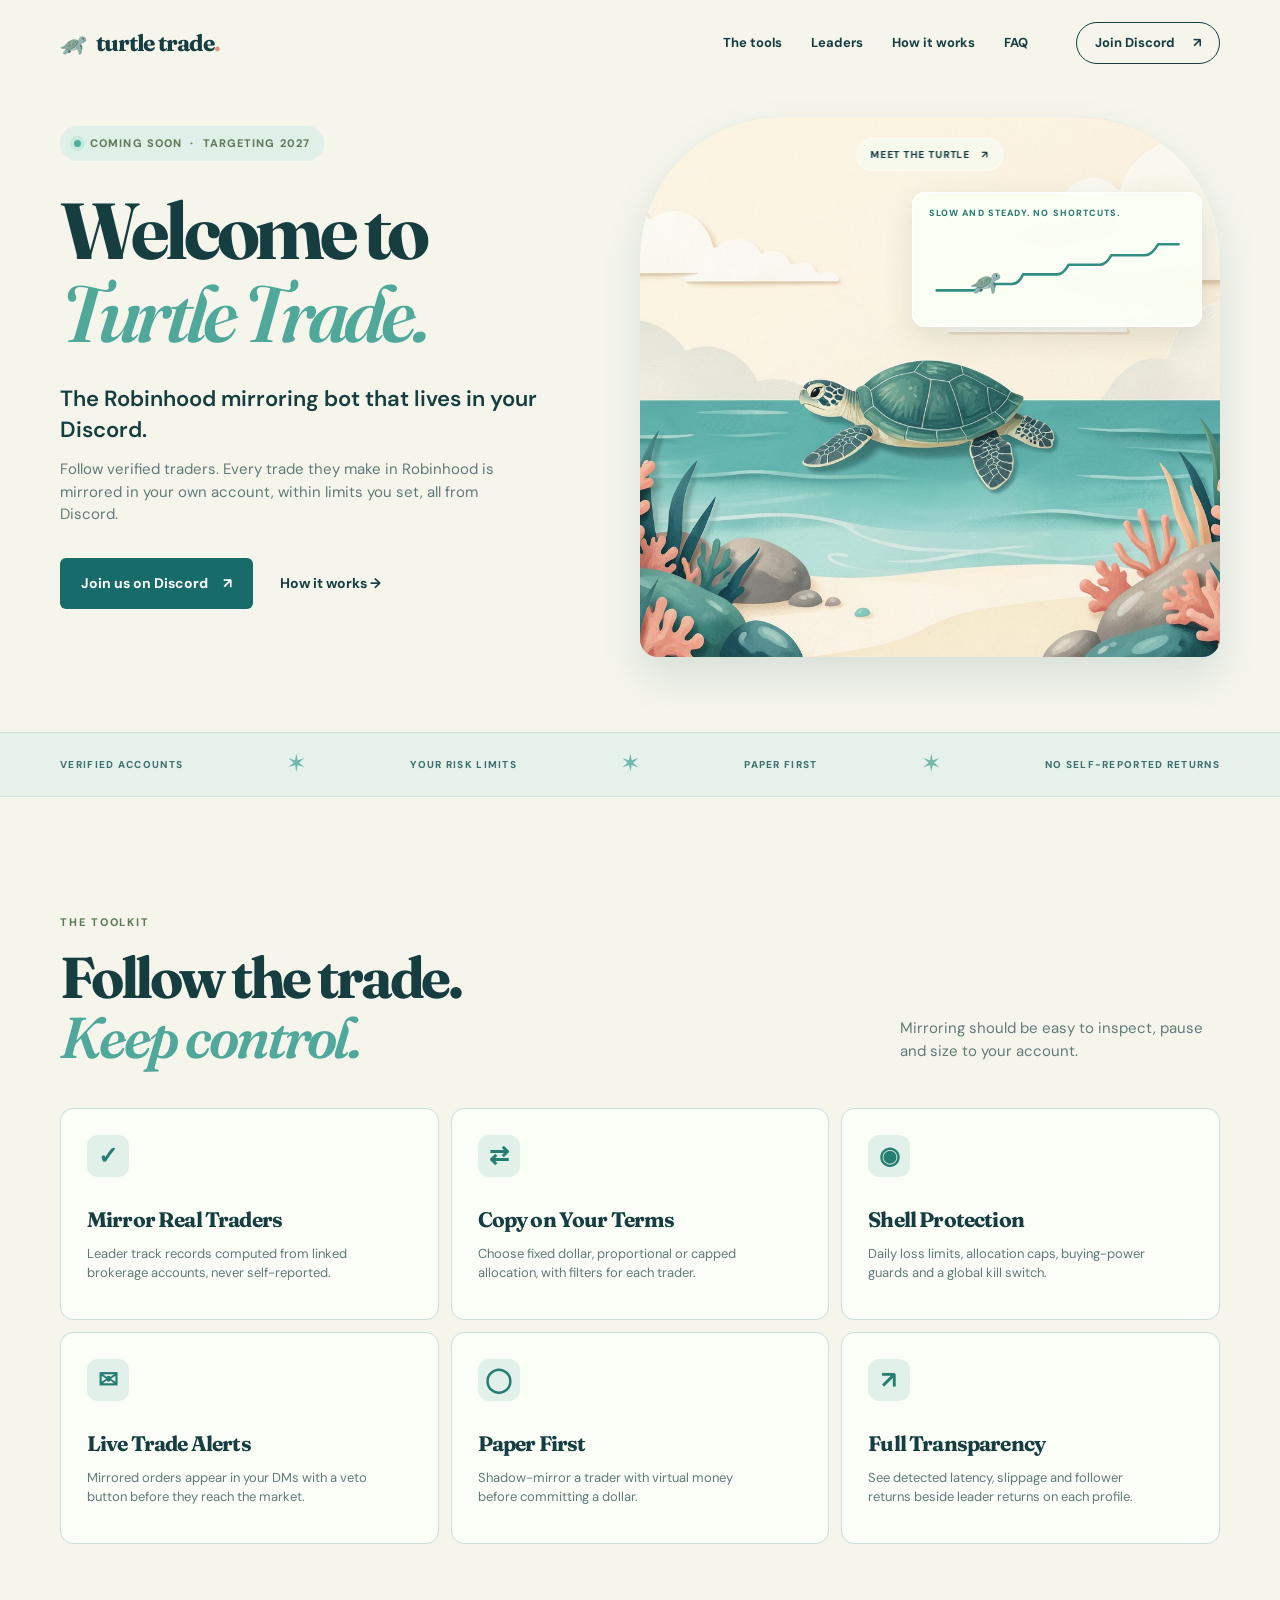
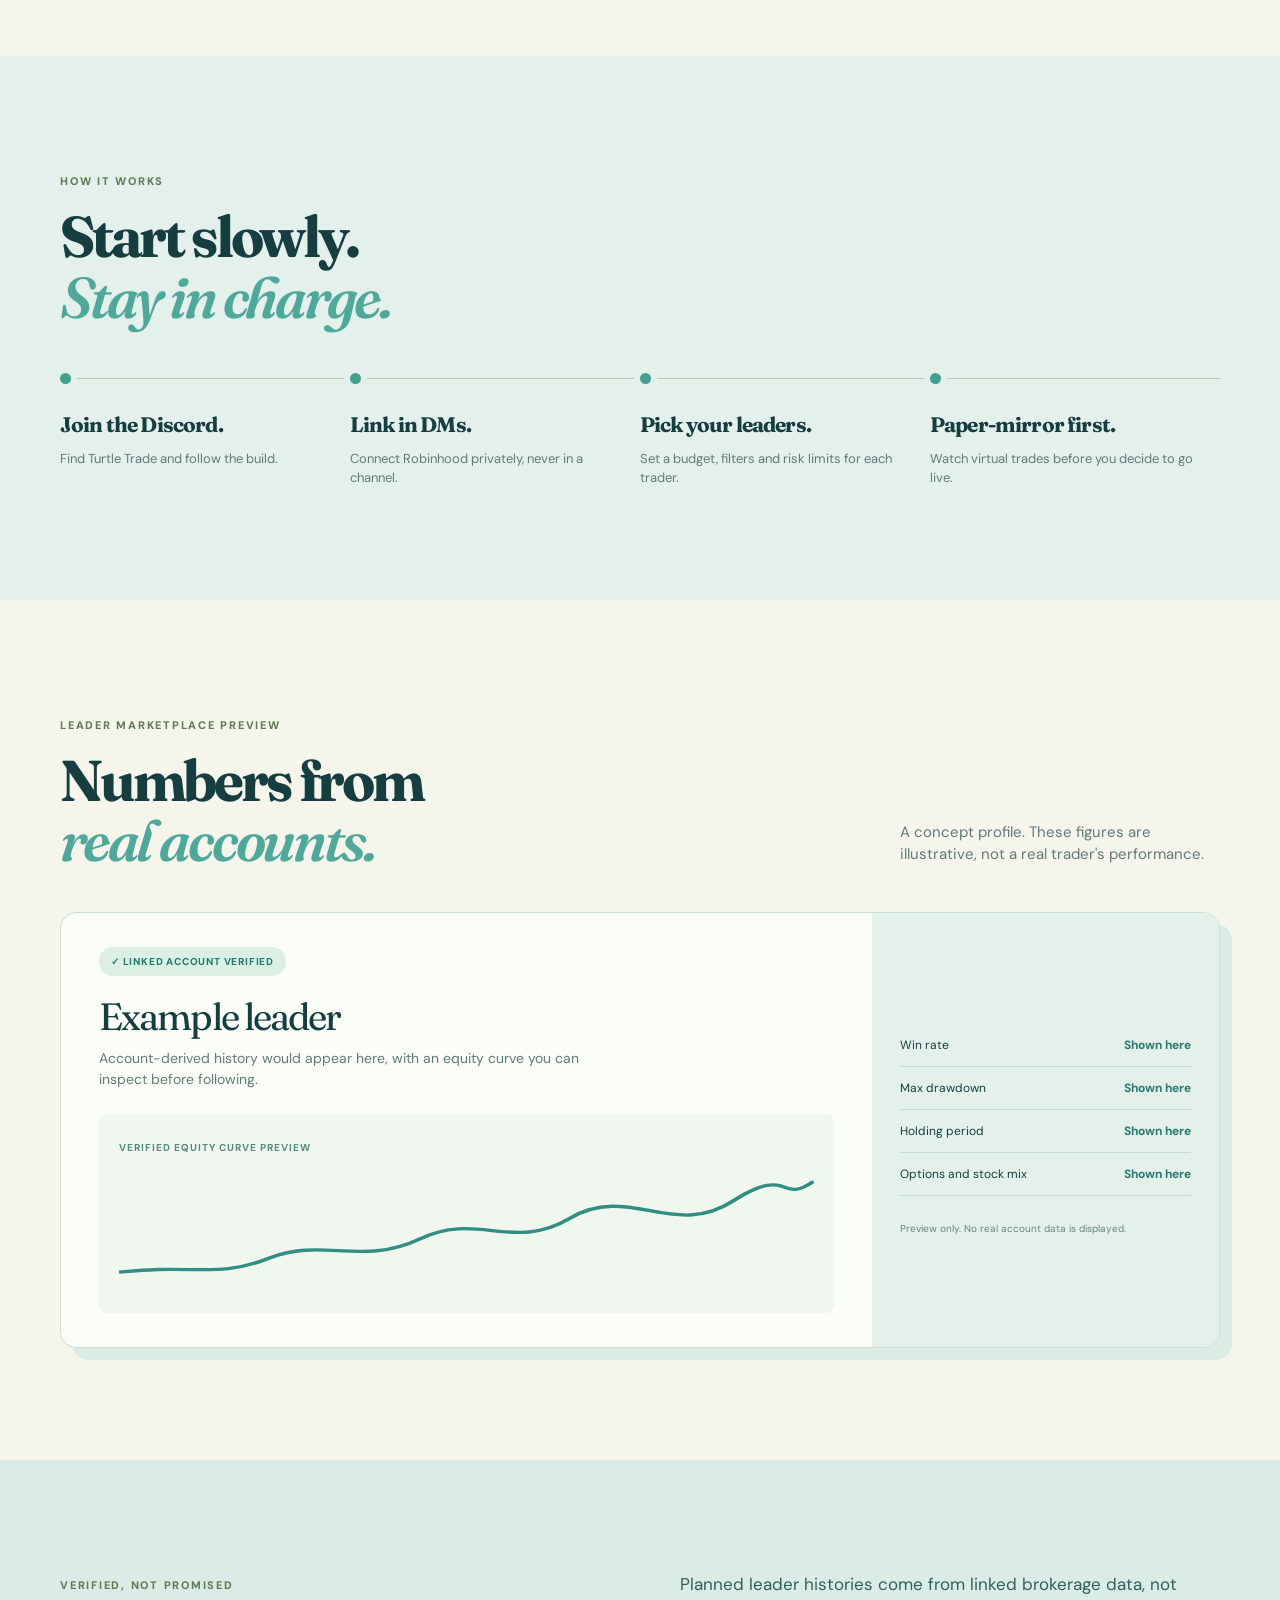
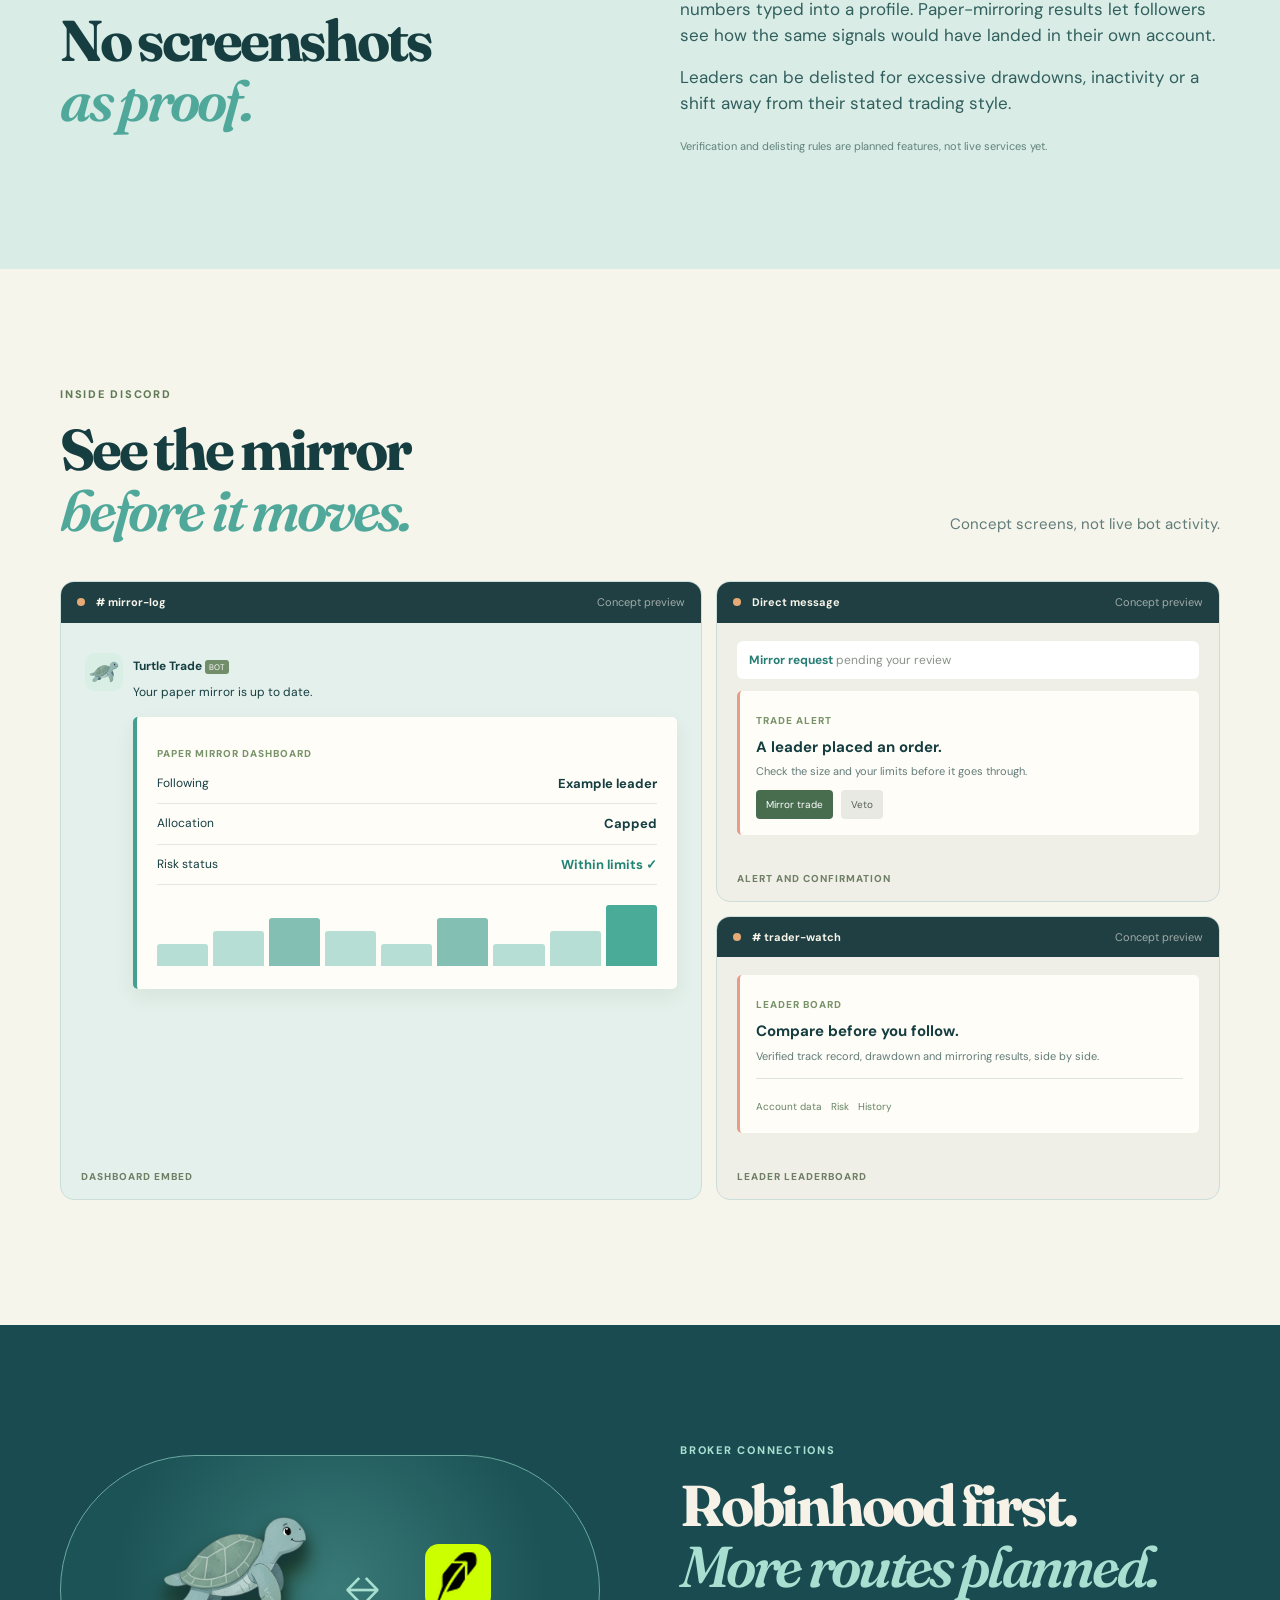
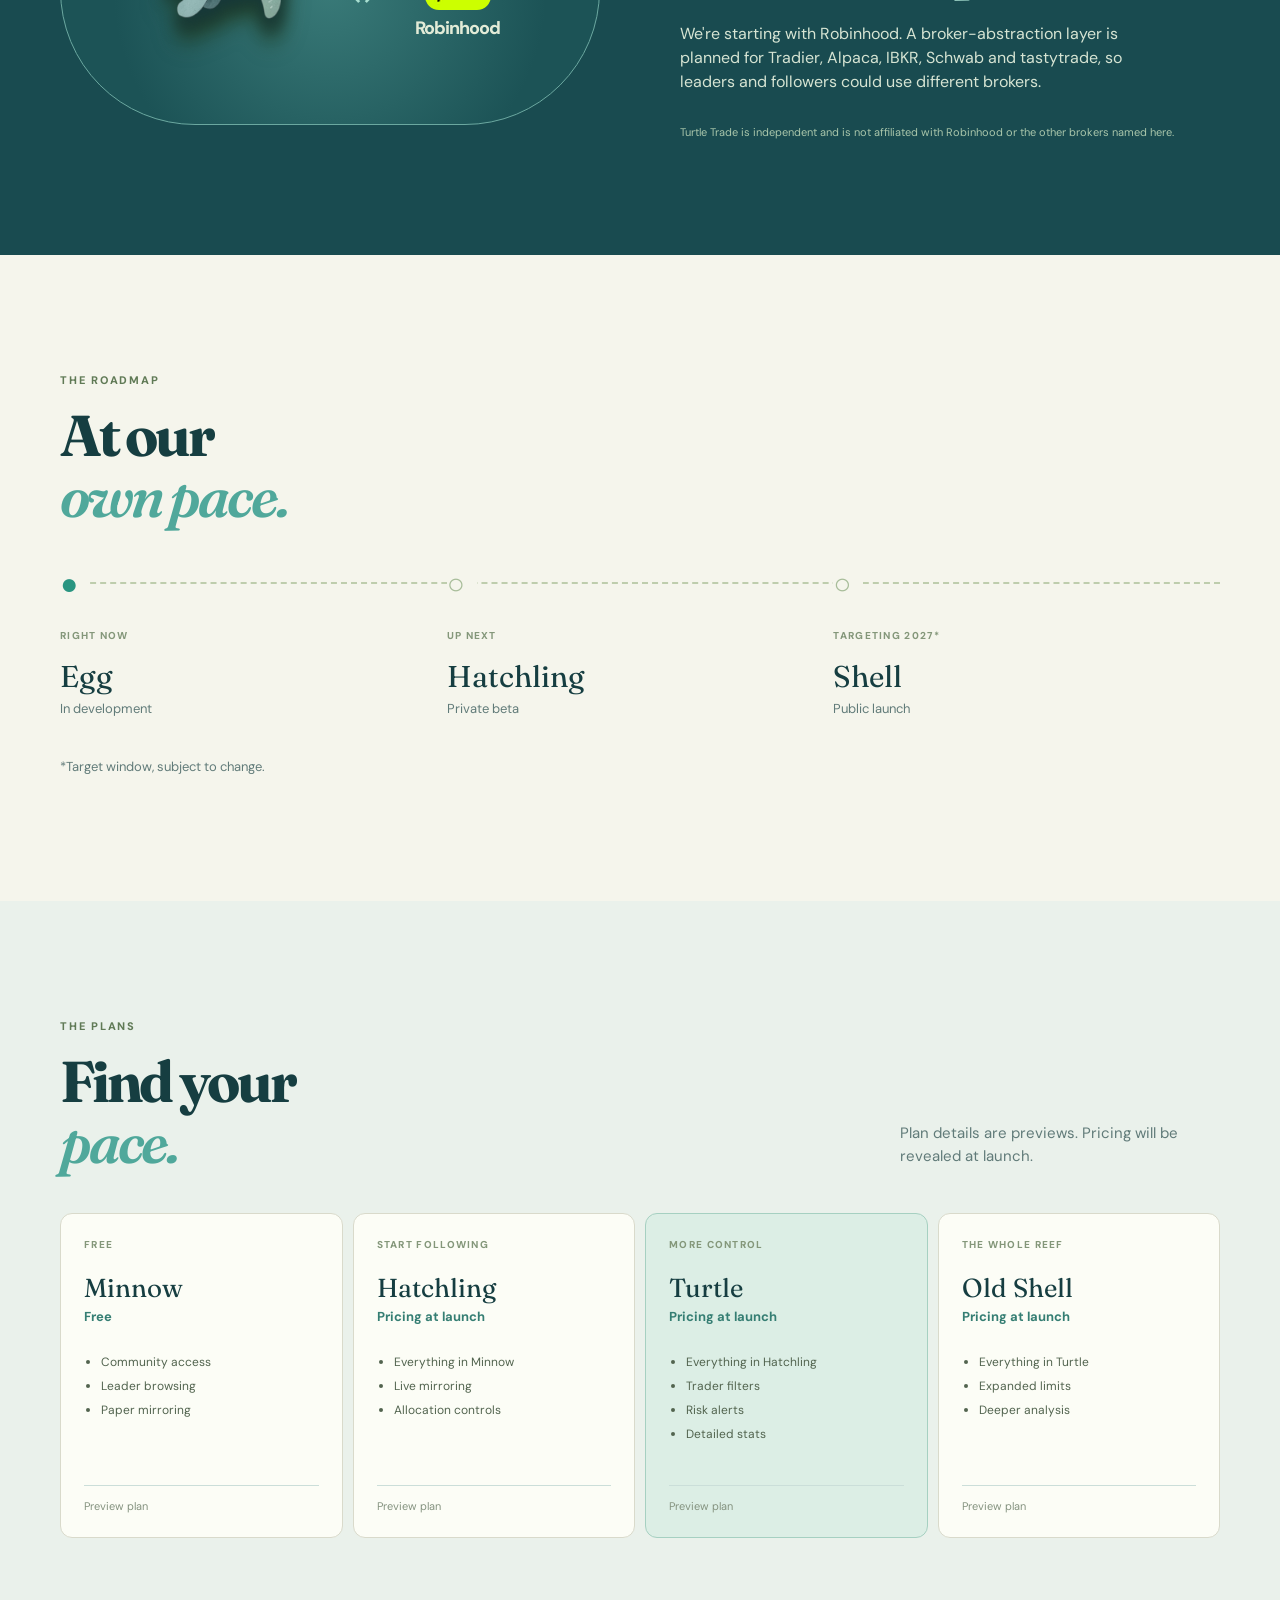
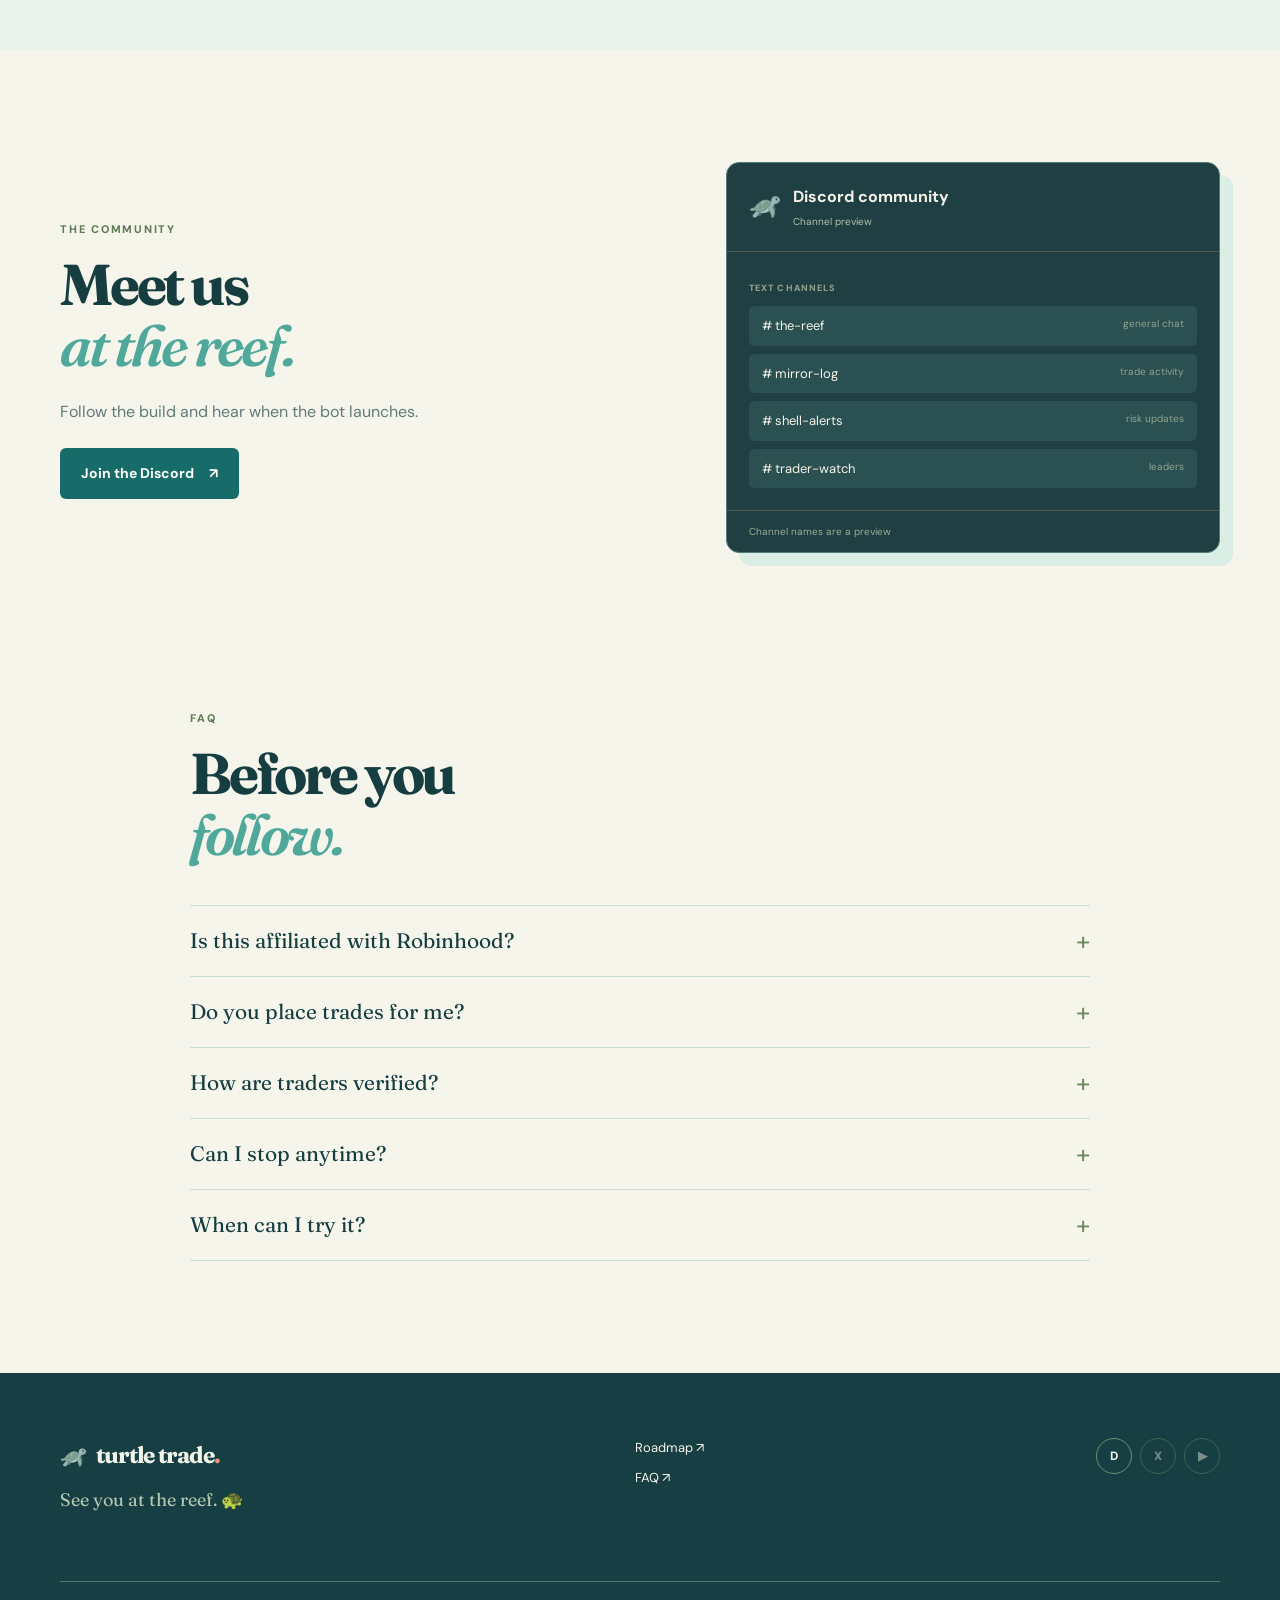
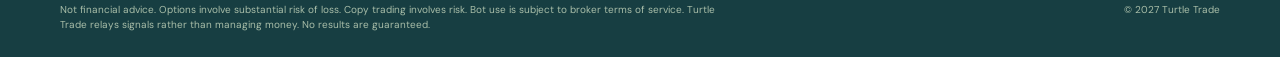
<file: index.html>
<!doctype html>
<html lang="en"><head><meta charset="utf-8"><meta name="viewport" content="width=device-width,initial-scale=1"><meta name="theme-color" content="#f5f5ec"><meta name="description" content="Turtle Trade is a coming-soon Discord bot for mirroring verified traders with your own risk limits."><title>Turtle Trade</title>
<link rel="preconnect" href="https://fonts.googleapis.com"><link rel="preconnect" href="https://fonts.gstatic.com" crossorigin><link href="https://fonts.googleapis.com/css2?family=DM+Sans:wght@400;500;600;700&family=Fraunces:opsz,wght,SOFT,WONK@9..144,600,20,1;9..144,700,20,1&display=swap" rel="stylesheet"><link rel="icon" type="image/png" href="assets/turtle-icon.png"><link rel="stylesheet" href="style.css"><link rel="stylesheet" href="sections.css"><link rel="stylesheet" href="ui.css"><link rel="stylesheet" href="turtle.css"><script type="module" src="ui.js"></script></head>
<body><header class="nav wrap"><a class="brand" href="#top" aria-label="Turtle Trade home"><span class="brand-icon"><img src="assets/turtle-icon.png" alt=""></span> turtle trade<span class="brand-dot">.</span></a><nav aria-label="Main"><a href="#features">The tools</a><a href="#leaders">Leaders</a><a href="#how">How it works</a><a href="#faq">FAQ</a></nav><a class="nav-cta discord-link" href="https://discord.gg/Tb5KD3G7r" target="_blank" rel="noopener noreferrer">Join Discord <span aria-hidden="true">&#8599;</span></a></header>
<main id="top"><section class="hero wrap"><div class="hero-copy"><span class="eyebrow"><span class="pulse"></span> COMING SOON &nbsp;&middot;&nbsp; TARGETING 2027</span><h1>Welcome to<br><em>Turtle Trade.</em></h1><p class="lead">The Robinhood mirroring bot that lives in your Discord.</p><p class="hero-sub">Follow verified traders. Every trade they make in Robinhood is mirrored in your own account, within limits you set, all from Discord.</p><div class="hero-actions"><a class="button discord-link" href="https://discord.gg/Tb5KD3G7r" target="_blank" rel="noopener noreferrer">Join us on Discord <span aria-hidden="true">&#8599;</span></a><a class="text-link" href="#how">How it works <span aria-hidden="true">&#8594;</span></a></div></div><div class="hero-art"><img src="assets/reef-hero.png" alt="A sea turtle crossing the reef" fetchpriority="high"><button class="art-label" type="button" id="meet-turtle">MEET THE TURTLE <span aria-hidden="true">&#8599;</span></button><div class="chart-card" aria-hidden="true"><small>SLOW AND STEADY. NO SHORTCUTS.</small><svg viewBox="0 0 400 110" preserveAspectRatio="xMidYMid meet"><path d="M12 90 H68 Q78 90 85 80 H130 Q140 80 147 65 H200 Q210 65 218 50 H267 Q277 50 285 35 H338 Q348 35 358 18 H390" fill="none" stroke="#328e83" stroke-width="4" stroke-linecap="round" stroke-linejoin="round" class="grow-line"/><image href="assets/turtle-icon.png" width="48" height="48" x="-24" y="-25"><animateMotion dur="12s" repeatCount="indefinite" rotate="0" path="M12 90 H68 Q78 90 85 80 H130 Q140 80 147 65 H200 Q210 65 218 50 H267 Q277 50 285 35 H338 Q348 35 358 18 H390"/></image></svg></div></div></section>
<div class="ticker"><div class="wrap ticker-inner"><span>VERIFIED ACCOUNTS</span><span class="asterisk">&#10038;</span><span>YOUR RISK LIMITS</span><span class="asterisk">&#10038;</span><span>PAPER FIRST</span><span class="asterisk">&#10038;</span><span>NO SELF-REPORTED RETURNS</span></div></div>
<section class="section wrap" id="features"><div class="section-heading"><div><span class="kicker">THE TOOLKIT</span><h2>Follow the trade.<br><em>Keep control.</em></h2></div><p>Mirroring should be easy to inspect, pause and size to your account.</p></div><div class="feature-grid">
<article class="feature"><span class="feature-icon">&#10003;</span><h3>Mirror Real Traders</h3><p>Leader track records computed from linked brokerage accounts, never self-reported.</p></article><article class="feature"><span class="feature-icon">&#8644;</span><h3>Copy on Your Terms</h3><p>Choose fixed dollar, proportional or capped allocation, with filters for each trader.</p></article><article class="feature"><span class="feature-icon">&#9673;</span><h3>Shell Protection</h3><p>Daily loss limits, allocation caps, buying-power guards and a global kill switch.</p></article><article class="feature"><span class="feature-icon">&#9993;</span><h3>Live Trade Alerts</h3><p>Mirrored orders appear in your DMs with a veto button before they reach the market.</p></article><article class="feature"><span class="feature-icon">&#9711;</span><h3>Paper First</h3><p>Shadow-mirror a trader with virtual money before committing a dollar.</p></article><article class="feature"><span class="feature-icon">&#8599;</span><h3>Full Transparency</h3><p>See detected latency, slippage and follower returns beside leader returns on each profile.</p></article></div></section>
<section class="section how" id="how"><div class="wrap"><div class="section-heading"><div><span class="kicker">HOW IT WORKS</span><h2>Start slowly.<br><em>Stay in charge.</em></h2></div></div><div class="steps four-steps"><article><h3>Join the Discord.</h3><p>Find Turtle Trade and follow the build.</p></article><article><h3>Link in DMs.</h3><p>Connect Robinhood privately, never in a channel.</p></article><article><h3>Pick your leaders.</h3><p>Set a budget, filters and risk limits for each trader.</p></article><article><h3>Paper-mirror first.</h3><p>Watch virtual trades before you decide to go live.</p></article></div></div></section>
<section class="section wrap" id="leaders"><div class="section-heading"><div><span class="kicker">LEADER MARKETPLACE PREVIEW</span><h2>Numbers from<br><em>real accounts.</em></h2></div><p>A concept profile. These figures are illustrative, not a real trader's performance.</p></div><div class="leader-card"><div class="leader-main"><div class="verified-pill">&#10003; LINKED ACCOUNT VERIFIED</div><h3>Example leader</h3><p>Account-derived history would appear here, with an equity curve you can inspect before following.</p><div class="equity-chart"><span>VERIFIED EQUITY CURVE PREVIEW</span><svg viewBox="0 0 600 150" preserveAspectRatio="none" aria-hidden="true"><path d="M0 125 C65 115 85 133 130 108 S210 118 260 85 S340 101 390 60 S480 85 530 40 S570 45 600 16" fill="none" stroke="#328e83" stroke-width="4"/></svg></div></div><div class="leader-stats"><div><span>Win rate</span><b>Shown here</b></div><div><span>Max drawdown</span><b>Shown here</b></div><div><span>Holding period</span><b>Shown here</b></div><div><span>Options and stock mix</span><b>Shown here</b></div><small>Preview only. No real account data is displayed.</small></div></div></section>
<section class="section trust"><div class="wrap trust-inner"><div><span class="kicker">VERIFIED, NOT PROMISED</span><h2>No screenshots<br><em>as proof.</em></h2></div><div><p>Planned leader histories come from linked brokerage data, not numbers typed into a profile. Paper-mirroring results let followers see how the same signals would have landed in their own account.</p><p>Leaders can be delisted for excessive drawdowns, inactivity or a shift away from their stated trading style.</p><small>Verification and delisting rules are planned features, not live services yet.</small></div></div></section>
<section class="section wrap preview" id="preview"><div class="section-heading"><div><span class="kicker">INSIDE DISCORD</span><h2>See the mirror<br><em>before it moves.</em></h2></div><p>Concept screens, not live bot activity.</p></div><div class="mock-grid"><div class="mock mock-main"><div class="mock-top"><span class="mock-dot"></span> # mirror-log <span>Concept preview</span></div><div class="mock-body"><div class="bot-avatar"><img src="assets/turtle-icon.png" alt=""></div><div><b>Turtle Trade <small>BOT</small></b><p>Your paper mirror is up to date.</p><div class="embed"><small>PAPER MIRROR DASHBOARD</small><div class="embed-row"><span>Following</span><b>Example leader</b></div><div class="embed-row"><span>Allocation</span><b>Capped</b></div><div class="embed-row"><span>Risk status</span><b class="green">Within limits &#10003;</b></div><div class="tiny-bars"><i></i><i></i><i></i><i></i><i></i><i></i><i></i><i></i><i></i></div></div></div></div><span class="mock-caption">DASHBOARD EMBED</span></div><div class="mock mock-side"><div class="mock-top"><span class="mock-dot"></span> Direct message <span>Concept preview</span></div><div class="mini-command">Mirror request <span>pending your review</span></div><div class="confirm-card"><small>TRADE ALERT</small><b>A leader placed an order.</b><p>Check the size and your limits before it goes through.</p><div class="fake-buttons"><span>Mirror trade</span><span>Veto</span></div></div><span class="mock-caption">ALERT AND CONFIRMATION</span></div><div class="mock mock-side"><div class="mock-top"><span class="mock-dot"></span> # trader-watch <span>Concept preview</span></div><div class="recap"><small>LEADER BOARD</small><b>Compare before you follow.</b><p>Verified track record, drawdown and mirroring results, side by side.</p><div class="recap-line"></div><span class="command">Account data &nbsp; Risk &nbsp; History</span></div><span class="mock-caption">LEADER LEADERBOARD</span></div></div></section>
<section class="broker section"><div class="wrap broker-inner"><div class="broker-art"><span class="turtle-brand"><img src="assets/turtle-icon.png" alt="Turtle Trade turtle"></span><span class="broker-join">&#8596;</span><span class="rh-mark"><img src="assets/robinhood.png" alt=""><small>Robinhood</small></span></div><div><span class="kicker">BROKER CONNECTIONS</span><h2>Robinhood first.<br><em>More routes planned.</em></h2><p>We're starting with Robinhood. A broker-abstraction layer is planned for Tradier, Alpaca, IBKR, Schwab and tastytrade, so leaders and followers could use different brokers.</p><small>Turtle Trade is independent and is not affiliated with Robinhood or the other brokers named here.</small></div></div></section>
<section class="section wrap roadmap" id="roadmap"><div class="section-heading"><div><span class="kicker">THE ROADMAP</span><h2>At our<br><em>own pace.</em></h2></div></div><div class="timeline"><div class="phase current"><span class="phase-icon">&#9679;</span><small>RIGHT NOW</small><h3>Egg</h3><p>In development</p></div><div class="phase"><span class="phase-icon">&#9675;</span><small>UP NEXT</small><h3>Hatchling</h3><p>Private beta</p></div><div class="phase"><span class="phase-icon">&#9675;</span><small>TARGETING 2027*</small><h3>Shell</h3><p>Public launch</p></div></div><p class="fine">*Target window, subject to change.</p></section>
<section class="section plans"><div class="wrap"><div class="section-heading"><div><span class="kicker">THE PLANS</span><h2>Find your<br><em>pace.</em></h2></div><p>Plan details are previews. Pricing will be revealed at launch.</p></div><div class="plan-grid"><article><span>FREE</span><h3>Minnow</h3><p>Free</p><ul><li>Community access</li><li>Leader browsing</li><li>Paper mirroring</li></ul><small>Preview plan</small></article><article><span>START FOLLOWING</span><h3>Hatchling</h3><p>Pricing at launch</p><ul><li>Everything in Minnow</li><li>Live mirroring</li><li>Allocation controls</li></ul><small>Preview plan</small></article><article><span>MORE CONTROL</span><h3>Turtle</h3><p>Pricing at launch</p><ul><li>Everything in Hatchling</li><li>Trader filters</li><li>Risk alerts</li><li>Detailed stats</li></ul><small>Preview plan</small></article><article><span>THE WHOLE REEF</span><h3>Old Shell</h3><p>Pricing at launch</p><ul><li>Everything in Turtle</li><li>Expanded limits</li><li>Deeper analysis</li></ul><small>Preview plan</small></article></div></div></section>
<section class="community wrap section"><div class="community-left"><span class="kicker">THE COMMUNITY</span><h2>Meet us<br><em>at the reef.</em></h2><p>Follow the build and hear when the bot launches.</p><a class="button discord-link" href="https://discord.gg/Tb5KD3G7r" target="_blank" rel="noopener noreferrer">Join the Discord <span aria-hidden="true">&#8599;</span></a></div><div class="discord-widget"><div class="widget-head"><span class="widget-logo"><img src="assets/turtle-icon.png" alt=""></span><div><b>Discord community</b><small>Channel preview</small></div></div><div class="widget-channels"><span>TEXT CHANNELS</span><div># the-reef <small>general chat</small></div><div># mirror-log <small>trade activity</small></div><div># shell-alerts <small>risk updates</small></div><div># trader-watch <small>leaders</small></div></div><div class="widget-foot">Channel names are a preview</div></div></section>
<section class="section wrap faq" id="faq"><div class="section-heading"><div><span class="kicker">FAQ</span><h2>Before you<br><em>follow.</em></h2></div></div><div class="faq-list"><details><summary>Is this affiliated with Robinhood?</summary><p>No. Turtle Trade is an independent tool. Robinhood is a trademark of its owner.</p></details><details><summary>Do you place trades for me?</summary><p>No. You connect your own account. Turtle Trade plans to relay and mirror signals within the limits you set.</p></details><details><summary>How are traders verified?</summary><p>Planned track records are computed from linked brokerage data. Paper-mirroring results are shown before you follow.</p></details><details><summary>Can I stop anytime?</summary><p>The planned pause control stops mirroring and cancels pending orders with one button.</p></details><details><summary>When can I try it?</summary><p>Join the Discord for launch updates.</p></details></div></section></main>
<footer class="footer"><div class="wrap"><div class="footer-top"><div><a class="brand" href="#top"><span class="brand-icon"><img src="assets/turtle-icon.png" alt=""></span> turtle trade<span class="brand-dot">.</span></a><p>See you at the reef. &#128034;</p></div><div class="footer-links"><a href="#roadmap">Roadmap <span>&#8599;</span></a><a href="#faq">FAQ <span>&#8599;</span></a></div><div class="socials"><a class="discord-link" href="https://discord.gg/Tb5KD3G7r" target="_blank" rel="noopener noreferrer" aria-label="Discord">D</a><span title="X account coming soon" aria-label="X account coming soon">X</span><span title="YouTube channel coming soon" aria-label="YouTube channel coming soon">&#9654;</span></div></div><div class="legal"><p>Not financial advice. Options involve substantial risk of loss. Copy trading involves risk. Bot use is subject to broker terms of service. Turtle Trade relays signals rather than managing money. No results are guaranteed.</p><span>&copy; 2027 Turtle Trade</span></div></div></footer>
<a class="mobile-join discord-link" href="https://discord.gg/Tb5KD3G7r" target="_blank" rel="noopener noreferrer">Join Discord <span>&#8599;</span></a>
<dialog id="turtle-dialog" aria-labelledby="turtle-title"><button class="modal-close" type="button" aria-label="Close dialog">&times;</button><div class="modal-picture"><img src="assets/reef-hero.png" alt="A turtle crossing the reef"></div><div class="modal-copy"><span class="kicker">THE MASCOT</span><h2 id="turtle-title">Meet the turtle.</h2><p>Slow and steady. We're building the mirroring bot now; follow along on Discord.</p><a class="button" href="https://discord.gg/Tb5KD3G7r" target="_blank" rel="noopener noreferrer">Join Discord <span aria-hidden="true">&#8599;</span></a></div></dialog><div class="site-cursor" aria-hidden="true"><span class="cursor-mark"></span></div><div id="reef-menu" class="field-menu" role="menu" aria-label="Turtle Trade shortcuts" hidden><span class="menu-title">AROUND THE REEF</span><a role="menuitem" href="#features">The tools <span>&#8594;</span></a><a role="menuitem" href="#leaders">Leader preview <span>&#8594;</span></a><a role="menuitem" href="#roadmap">Roadmap <span>&#8594;</span></a><div class="menu-divider"></div><a role="menuitem" href="https://discord.gg/Tb5KD3G7r" target="_blank" rel="noopener noreferrer">Join Discord <span>&#8599;</span></a></div>
</body></html>
</file>
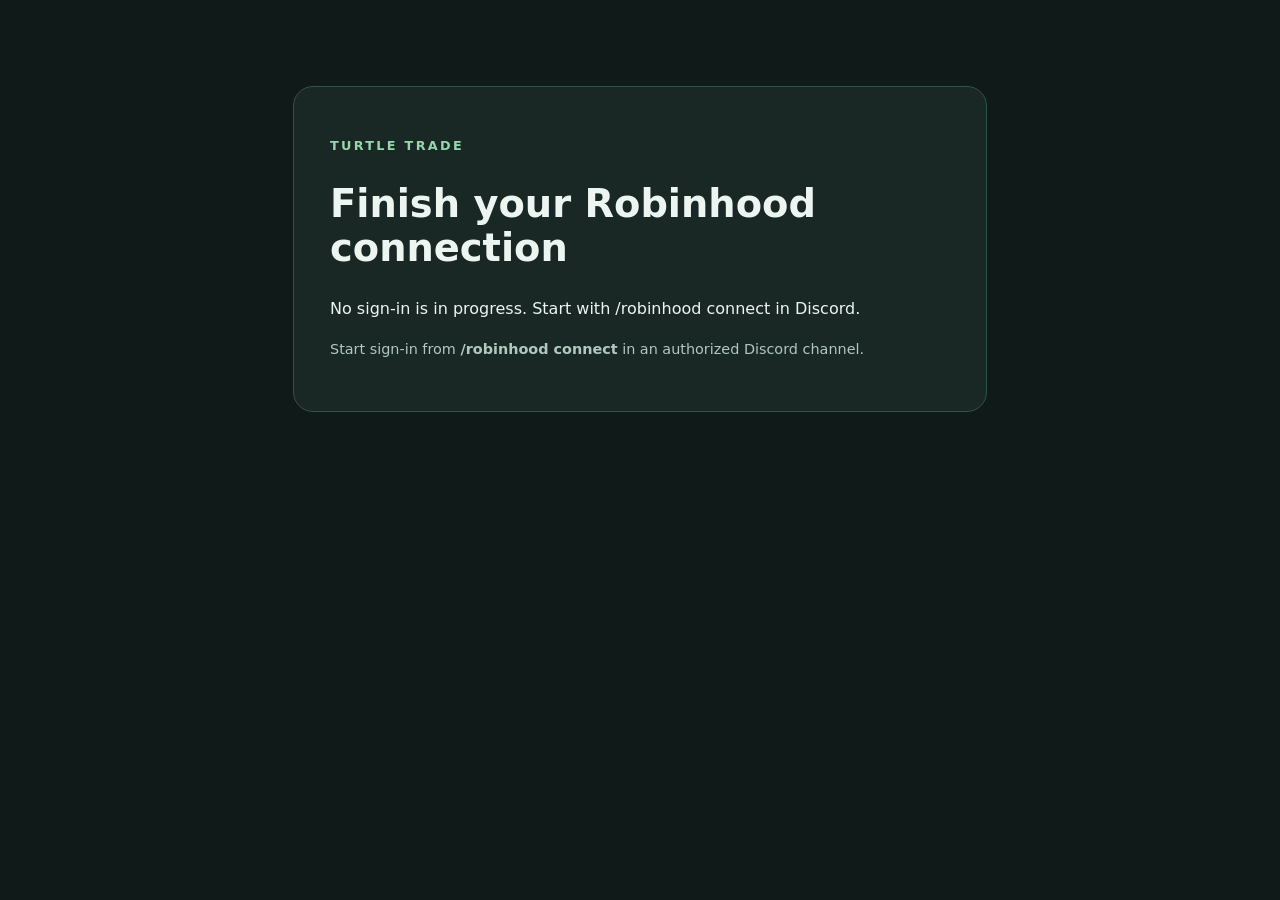
<file: robinhood/callback/index.html>
<!doctype html>
<html lang="en">
<head>
  <meta charset="utf-8">
  <meta name="viewport" content="width=device-width, initial-scale=1">
  <meta name="referrer" content="no-referrer">
  <meta name="robots" content="noindex,nofollow">
  <title>Connect Robinhood · Turtle Trade</title>
  <script>window.turtleOAuthParams = new URLSearchParams(location.search); history.replaceState(null, "", location.pathname);</script>
  <link rel="stylesheet" href="/robinhood/callback/callback.css">
  <script src="/robinhood/callback/callback.js" defer></script>
</head>
<body>
  <main>
    <p class="brand">TURTLE TRADE</p>
    <h1>Finish your Robinhood connection</h1>
    <p id="status" role="status" aria-live="polite">Preparing your private completion code…</p>
    <section id="completion" hidden>
      <label for="ticket">Encrypted completion code</label>
      <textarea id="ticket" readonly spellcheck="false" rows="5"></textarea>
      <button id="copy" type="button">Copy completion code</button>
      <ol>
        <li>Return to the bot’s private reply in Discord.</li>
        <li>Click <strong>Enter completion code</strong> and paste this code.</li>
        <li>Run <strong>/robinhood connect</strong> again and confirm your masked account.</li>
      </ol>
      <p class="note">This code is encrypted for your bot’s current sign-in session. It expires shortly.
        Robinhood passwords and access tokens are never displayed on this page.</p>
    </section>
    <p class="note">Start sign-in from <strong>/robinhood connect</strong> in an authorized Discord channel.</p>
  </main>
</body>
</html>
</file>
<file: style.css>
:root{--bg:#f8f4e9;--ink:#233b2a;--muted:#667264;--line:#d9dfce;--green:#335e3e;--lime:#dbeab1;--orange:#d88e55}*{box-sizing:border-box}html{scroll-behavior:smooth}body{margin:0;background:var(--bg);color:var(--ink);font:16px/1.5 'DM Sans',sans-serif}a{color:inherit;text-decoration:none}button,input{font:inherit}button,a,summary{ -webkit-tap-highlight-color:transparent}a:focus-visible,button:focus-visible,input:focus-visible,summary:focus-visible{outline:3px solid var(--orange);outline-offset:3px}.wrap{width:min(1160px,calc(100% - 64px));margin:auto}.nav{height:86px;display:flex;align-items:center;gap:48px}.brand{font-family:Fraunces,serif;font-weight:700;font-size:23px;white-space:nowrap;letter-spacing:-1.1px}.brand-icon{font-size:25px;margin-right:5px}.brand-dot{color:#d98959}.nav nav{display:flex;gap:29px;margin-left:auto;font-size:13px;font-weight:700}.nav nav a:hover,.text-link:hover,.footer-links a:hover{color:#ae6d41}.nav-cta{border:1px solid var(--ink);border-radius:40px;padding:10px 18px;font-size:13px;font-weight:700}.nav-cta span,.button span{margin-left:15px}.hero{min-height:646px;display:grid;grid-template-columns:1fr 1.08fr;gap:42px;align-items:center;padding:25px 0 70px}.hero-copy{padding:0 0 6px}.eyebrow,.kicker{font-size:11px;letter-spacing:.16em;font-weight:800;color:#607a56}.eyebrow{display:inline-flex;align-items:center;background:#e9efd8;padding:9px 14px;border-radius:30px;letter-spacing:.1em}.pulse,.online-dot{width:7px;height:7px;background:#70a65b;border-radius:50%;display:inline-block;margin-right:9px;box-shadow:0 0 0 4px #d9e9c9}h1,h2,h3,p{margin-top:0}h1,h2,blockquote{font-family:Fraunces,serif;letter-spacing:-.055em;line-height:1.05}h1{font-size:clamp(58px,6.2vw,92px);margin:28px 0 27px}h1 em,h2 em{font-weight:600;color:#739a61}h2{font-size:clamp(42px,4.5vw,66px);margin:15px 0 0}.lead{font-size:22px;line-height:1.42;max-width:480px;font-weight:600;margin-bottom:13px}.hero-sub{color:var(--muted);max-width:450px;font-size:15px}.hero-actions{display:flex;align-items:center;gap:27px;margin:32px 0}.button{background:var(--green);color:#fff;display:inline-flex;align-items:center;justify-content:center;padding:15px 21px;border-radius:6px;font-weight:700;font-size:14px;transition:transform .2s,background .2s}.button:hover{transform:translateY(-3px);background:#254b30}.text-link{font-weight:700;font-size:14px;white-space:nowrap}.hero-note{font-size:12px;color:#81907b}.hero-art{height:540px;position:relative;border-radius:160px 160px 18px 18px;overflow:hidden;background:#dce8ce;box-shadow:0 20px 40px #3856331b}.hero-art img{width:100%;height:100%;object-fit:cover;object-position:center;animation:slow-pan 13s ease-in-out infinite alternate}.art-label{position:absolute;top:21px;left:50%;transform:translateX(-50%);white-space:nowrap;border:1px solid #ffffffad;border-radius:30px;padding:8px 13px;background:#f7f4e6bd;backdrop-filter:blur(8px);font-size:10px;font-weight:800;letter-spacing:.09em}.art-label span{margin-left:8px}.chart-card{position:absolute;top:80px;right:22px;width:43%;max-width:245px;background:#fffdf3e8;backdrop-filter:blur(10px);border:1px solid #fff;border-radius:12px;padding:14px 16px;box-shadow:0 10px 30px #203c271e}.chart-card small,.chart-card b{display:block}.chart-card small{font-size:9px;letter-spacing:.12em;color:#728269;font-weight:800}.chart-card b{font-family:Fraunces,serif;font-size:20px;margin-top:8px}.chart-card b span{color:#5b9663}.chart-card svg{display:block;width:100%;height:34px;margin-top:8px;overflow:visible}.grow-line{stroke-dasharray:260;stroke-dashoffset:260;animation:draw 3s 1s ease forwards}@keyframes draw{to{stroke-dashoffset:0}}@keyframes slow-pan{to{transform:scale(1.06) translateY(-4px)}}.ticker{border-block:1px solid var(--line);background:#f1eddf}.ticker-inner{display:flex;align-items:center;justify-content:space-between;padding:17px 0;gap:12px;color:#50604e;font-weight:800;font-size:10px;letter-spacing:.13em}.asterisk{font-size:19px;color:#9bae78}.section{padding-top:112px;padding-bottom:112px}.section-heading{display:flex;align-items:end;justify-content:space-between;gap:35px;margin-bottom:40px}.section-heading p{max-width:320px;color:var(--muted);margin:0 0 6px;font-size:15px}.feature-grid{display:grid;grid-template-columns:repeat(3,1fr);gap:12px}.feature{border:1px solid var(--line);border-radius:13px;padding:26px;min-height:212px;background:#fcfaf3;transition:transform .2s,box-shadow .2s}.feature:hover{transform:translateY(-4px);box-shadow:0 12px 30px #29422a12}.feature-icon{display:grid;place-items:center;width:42px;height:42px;background:#e9efd9;color:#466d48;border-radius:11px;font-size:24px;font-weight:700;margin-bottom:27px}.feature h3,.steps h3{font-family:Fraunces,serif;font-size:21px;letter-spacing:-.04em;margin:0 0 8px}.feature p,.steps p{font-size:13px;color:var(--muted);margin:0;max-width:290px}.how{background:#e9eddd}.steps{display:grid;grid-template-columns:repeat(3,1fr);margin-top:50px;border-top:1px solid #b8c9ae}.steps article{padding:30px 38px 0 0;position:relative}.steps article:before{content:'';position:absolute;width:11px;height:11px;background:#658e5b;border-radius:50%;top:-6px;left:0;box-shadow:0 0 0 6px #e9eddd}.preview{padding-bottom:125px}.mock-grid{display:grid;grid-template-columns:1.12fr .88fr;gap:14px}.mock{background:#f0efe7;border:1px solid var(--line);border-radius:14px;overflow:hidden;position:relative;padding-bottom:46px}.mock-main{grid-row:span 2;background:#e4eadb}.mock-top{background:#303831;color:#f7f4e9;padding:12px 16px;font-size:11px;font-weight:700}.mock-top span:last-child{float:right;opacity:.6;font-weight:400}.mock-dot{display:inline-block;width:8px;height:8px;border-radius:50%;background:#e5aa75;margin-right:8px}.mock-body{display:flex;gap:10px;padding:30px 24px}.bot-avatar{width:38px;height:38px;background:#d6e6bd;border-radius:10px;text-align:center;padding-top:6px;flex:none}.mock-body>div:last-child{flex:1}.mock-body b{font-size:12px}.mock-body b small{font:8px 'DM Sans';background:#728d69;color:white;padding:2px 4px;border-radius:3px}.mock-body p{font-size:12px;margin:6px 0}.embed{border-left:4px solid #79a16c;border-radius:5px;background:#fffdf7;padding:23px 20px;margin-top:16px;box-shadow:0 8px 20px #29422a12}.embed>small,.confirm-card small,.recap small{font-size:10px;font-weight:800;letter-spacing:.1em;color:#789369}.embed-row{display:flex;justify-content:space-between;border-bottom:1px solid #e6e8dd;padding:10px 0;font-size:12px}.embed-row b{font-size:13px}.green{color:#4d8b5b}.tiny-bars{display:flex;align-items:end;gap:5px;height:65px;margin-top:16px}.tiny-bars i{flex:1;background:#c0d8aa;border-radius:3px 3px 0 0;height:35%}.tiny-bars i:nth-child(2n){height:55%}.tiny-bars i:nth-child(3n){height:75%;background:#8fb582}.tiny-bars i:last-child{height:95%;background:#5d995d}.mock-caption{position:absolute;bottom:15px;left:20px;font-size:10px;font-weight:800;letter-spacing:.1em;color:#6f7f66}.mini-command{background:white;margin:18px 20px 0;padding:10px 12px;border-radius:6px;color:#57834d;font-weight:700;font-size:12px}.mini-command span{color:#899289;font-weight:400}.confirm-card,.recap{background:#fffdf7;margin:12px 20px 20px;padding:16px;border-left:3px solid #e7af73;border-radius:5px}.confirm-card b,.recap b{display:block;font-size:15px;margin:5px 0}.confirm-card p,.recap p{font-size:11px;color:var(--muted);margin:0 0 10px}.fake-buttons{display:flex;gap:8px}.fake-buttons span{font-size:10px;background:#476d4e;color:white;padding:7px 10px;border-radius:4px}.fake-buttons span+span{background:#e9e9e4;color:#556156}.recap{margin-top:18px}.recap-sun{float:right;color:#d58d57;font-size:34px}.recap-line{height:1px;background:#dfe4d8;margin:14px 0}.command{font-size:10px;color:#668365}
</file>
<file: sections.css>
.broker{background:#31583e;color:#f6f2e7}.broker-inner{display:grid;grid-template-columns:1fr 1fr;align-items:center;gap:80px}.broker .kicker{color:#c0dca7}.broker h2 em{color:#d5e6aa}.broker p{color:#d6e4d3;max-width:460px;margin:25px 0}.broker small{color:#a9c6ab;font-size:11px}.broker-art{min-height:270px;display:flex;align-items:center;justify-content:center;gap:35px;border:1px solid #729476;border-radius:150px;background:radial-gradient(circle,#537c57,#335d41 70%)}.turtle-brand{font-size:105px;filter:drop-shadow(0 12px 8px #203f27)}.broker-join{font-size:35px;color:#a8c797}.rh-mark{font-size:65px;font-weight:800;color:#86bd69;line-height:1}.rh-mark small{display:block;font-size:18px;color:#e2ebd7;letter-spacing:-.05em}.timeline{display:grid;grid-template-columns:repeat(3,1fr);border-top:2px dashed #becdad;margin-top:55px}.phase{position:relative;padding-top:38px}.phase-icon{position:absolute;top:-23px;left:0;color:#a8bd9a;font-size:30px;background:var(--bg);padding-right:12px}.phase.current .phase-icon{color:#598a53}.phase small,.plan-grid article>span{font-size:10px;font-weight:800;letter-spacing:.13em;color:#84977a}.phase h3{font:30px Fraunces,serif;margin:12px 0 4px}.phase p,.fine{color:var(--muted);font-size:13px}.fine{margin-top:25px}.plans{background:#f0eddf}.plan-grid{display:grid;grid-template-columns:repeat(4,1fr);gap:10px}.plan-grid article{border:1px solid #d9dacb;background:#fbf9f0;border-radius:12px;padding:23px;display:flex;flex-direction:column;min-height:325px}.plan-grid article:nth-child(3){background:#e5ecd8;border-color:#a9c49e}.plan-grid h3{font:26px Fraunces,serif;margin:20px 0 3px}.plan-grid p{color:#66835f;font-size:13px;font-weight:700}.plan-grid ul{padding-left:17px;color:#52644f;font-size:12px;line-height:2;margin:10px 0 auto}.plan-grid small{font-size:11px;color:#84927f;border-top:1px solid var(--line);padding-top:12px;margin-top:20px}.community{display:grid;grid-template-columns:1fr .85fr;gap:85px;align-items:center}.community-left>p{color:var(--muted);max-width:420px;margin:24px 0}.discord-widget{background:#30382f;border:1px solid #536652;border-radius:13px;color:#f5f3e8;box-shadow:13px 13px 0 #dfebd2;overflow:hidden}.widget-head{display:flex;gap:12px;padding:22px;border-bottom:1px solid #4d5a4b}.widget-logo{font-size:28px}.widget-head b,.widget-head small{display:block}.widget-head small{font-size:10px;color:#b2c2ae;margin-top:5px}.online-dot{width:6px;height:6px;box-shadow:none;margin-right:4px}.widget-channels{padding:22px}.widget-channels>span{font-size:9px;color:#91a48f;font-weight:800;letter-spacing:.12em}.widget-channels div{background:#3b463a;border-radius:5px;padding:10px 13px;margin-top:8px;font-size:13px}.widget-channels small{float:right;color:#93a490;font-size:10px}.widget-foot{padding:13px 22px;border-top:1px solid #4d5a4b;color:#9cac97;font-size:10px}.faq{padding-top:40px;max-width:900px}.faq-list{border-top:1px solid var(--line)}.faq details{border-bottom:1px solid var(--line);padding:18px 0}.faq summary{cursor:pointer;list-style:none;font-family:Fraunces,serif;font-size:21px;display:flex;justify-content:space-between;align-items:center}.faq summary::-webkit-details-marker{display:none}.faq summary:after{content:'+';font:26px 'DM Sans';color:#698a60}.faq details[open] summary:after{content:'−'}.faq details p{font-size:14px;color:var(--muted);max-width:650px;margin:12px 0 4px}.footer{background:#253f2d;color:#f2f4e9;padding:65px 0 25px}.footer-top{display:flex;justify-content:space-between;gap:30px}.footer-top p{color:#b3c8b3;font-family:Fraunces,serif;font-size:18px;margin:13px 0}.footer-links{display:flex;flex-direction:column;gap:10px;font-size:13px}.socials{display:flex;gap:8px}.socials a,.socials span{display:grid;place-items:center;width:36px;height:36px;border:1px solid #6f8e70;border-radius:50%;font-weight:800;font-size:12px}.socials span{opacity:.45}.legal{border-top:1px solid #527159;margin-top:55px;padding-top:20px;display:flex;justify-content:space-between;gap:35px;color:#a9bea9;font-size:10px}.legal p{max-width:680px;margin:0}.legal span{white-space:nowrap}.mobile-join{display:none}@media(max-width:900px){.hero{gap:20px}.hero-art{height:470px}.plan-grid{grid-template-columns:repeat(2,1fr)}.community{gap:35px}.broker-inner{gap:35px}}@media(max-width:680px){.wrap{width:min(100% - 36px,480px)}.nav{height:68px}.nav nav,.nav-cta{display:none}.brand{font-size:21px}.hero{display:flex;flex-direction:column;align-items:stretch;gap:22px;padding:28px 0 55px;min-height:0}.hero-copy{order:0}.hero-art{order:1;height:420px;border-radius:110px 110px 16px 16px}.hero h1{font-size:clamp(54px,12vw,72px);margin:22px 0}.lead{font-size:19px}.hero-actions{gap:20px;margin:25px 0 15px}.hero-note{display:none}.chart-card{top:67px;right:12px;width:48%;padding:11px}.chart-card svg{height:25px}.chart-card b{font-size:16px}.ticker-inner{overflow:hidden;white-space:nowrap;justify-content:flex-start;gap:20px}.ticker-inner span:nth-child(n+6){display:none}.section{padding-top:74px;padding-bottom:74px}.section-heading{display:block;margin-bottom:29px}.section-heading p{margin-top:18px}.feature-grid{grid-template-columns:repeat(2,1fr)}.feature{padding:19px;min-height:205px}.feature h3{font-size:18px}.feature-icon{margin-bottom:20px}.steps{display:block;border-top:0;margin-top:26px}.steps article{border-left:1px solid #b8c9ae;padding:0 0 30px 30px}.steps article:before{top:4px;left:-6px}.mock-grid{display:block}.mock{margin-bottom:13px}.mock-main{min-height:430px}.broker-inner,.community{grid-template-columns:1fr}.broker-art{min-height:220px;order:1}.broker-inner{gap:25px}.timeline{gap:10px}.phase h3{font-size:21px}.phase small{font-size:8px}.phase p{font-size:11px}.plan-grid{gap:8px}.plan-grid article{padding:18px;min-height:320px}.plan-grid h3{font-size:22px}.community{gap:40px}.footer-top{flex-wrap:wrap}.footer-links{width:100%;order:2}.legal{display:block}.legal span{display:block;margin-top:15px}.mobile-join{display:flex;position:fixed;right:16px;bottom:16px;z-index:20;background:var(--green);color:white;padding:12px 17px;border-radius:50px;font-size:13px;font-weight:800;box-shadow:0 6px 24px #162d1d55}.mobile-join span{margin-left:12px}body{padding-bottom:50px}}@media(max-width:390px){.feature-grid{grid-template-columns:1fr}.feature{min-height:0}.plan-grid{grid-template-columns:1fr}.plan-grid article{min-height:0}.hero-actions .text-link{font-size:12px}}@media(prefers-reduced-motion:reduce){*,*:before,*:after{animation-duration:.01ms!important;scroll-behavior:auto!important;transition-duration:.01ms!important}.grow-line{stroke-dashoffset:0}}
</file>
<file: ui.css>
.brand-icon{display:inline-flex;vertical-align:middle;margin-right:5px}.brand-icon img{width:27px;height:27px;object-fit:contain}.bot-avatar{display:flex;align-items:center;justify-content:center;padding:0}.bot-avatar img{width:30px;height:30px;object-fit:contain}.widget-logo{display:inline-flex;align-items:center}.widget-logo img{width:32px;height:32px;object-fit:contain}.turtle-brand img{width:132px;height:132px;object-fit:contain}html{scrollbar-color:#678e5e #e8eadb;scrollbar-width:thin}::-webkit-scrollbar{width:12px;height:12px}::-webkit-scrollbar-track{background:#e8eadb}::-webkit-scrollbar-thumb{background:#678e5e;border:3px solid #e8eadb;border-radius:20px}::-webkit-scrollbar-thumb:hover{background:#335e3e}.art-label{color:var(--ink);font-family:'DM Sans',sans-serif;cursor:pointer;transition:background .2s,transform .2s}.art-label:hover{background:#fffdf2;transform:translateX(-50%) translateY(-2px)}#turtle-dialog{border:1px solid #cdd9c4;border-radius:18px;padding:0;background:var(--bg);color:var(--ink);width:min(720px,calc(100% - 32px));max-height:min(85vh,720px);box-shadow:0 28px 90px #172c1f63;overflow:auto}#turtle-dialog::backdrop{background:#13261bd1;backdrop-filter:blur(5px)}#turtle-dialog[open]{display:grid;grid-template-columns:43% 57%;animation:pop-in .25s ease-out}.modal-picture{min-height:370px;overflow:hidden}.modal-picture img{width:100%;height:100%;object-fit:cover;object-position:48% center}.modal-copy{padding:60px 40px 40px;align-self:center}.modal-copy h2{font-size:clamp(38px,4vw,54px);margin:15px 0}.modal-copy p{font-size:15px;color:var(--muted);margin:0 0 25px}.modal-close{position:absolute;z-index:1;top:14px;right:14px;width:38px;height:38px;border-radius:50%;background:#fffdf4;border:1px solid var(--line);color:var(--ink);font-size:25px;line-height:1;cursor:pointer}.modal-close:hover{background:var(--lime)}@keyframes pop-in{from{opacity:0;transform:translateY(12px) scale(.98)}to{opacity:1;transform:none}}.field-menu{position:fixed;z-index:1001;width:218px;padding:9px;background:#fcfaf1;border:1px solid #b9cbb0;border-radius:11px;box-shadow:0 13px 35px #213c2a38;color:var(--ink)}.field-menu[hidden]{display:none}.menu-title{display:block;padding:7px 10px 9px;color:#6f8866;font-size:10px;font-weight:800;letter-spacing:.13em}.field-menu a{display:flex;justify-content:space-between;padding:9px 10px;border-radius:6px;font-size:13px;font-weight:700}.field-menu a span{color:#79a070}.field-menu a:hover,.field-menu a:focus-visible{background:#e9efd8;color:var(--ink);outline:none}.menu-divider{height:1px;background:var(--line);margin:5px 3px}.site-cursor{display:none}@media(hover:hover) and (pointer:fine) and (prefers-reduced-motion:no-preference){html.cursor-ready,html.cursor-ready a,html.cursor-ready button,html.cursor-ready summary{cursor:none}html.cursor-ready input,html.cursor-ready textarea{cursor:text}.site-cursor{display:block;position:fixed;left:0;top:0;z-index:2000;pointer-events:none;opacity:0;transition:opacity .15s}.site-cursor.visible{opacity:1}.cursor-mark{display:block;width:28px;height:28px;border:1.5px solid #335e3e;border-radius:50%;background:#f8f4e94d;transform:translate(-50%,-50%);transition:width .18s,height .18s,background .18s;box-shadow:0 0 0 2px #f8f4e98c}.cursor-mark:before{content:'';position:absolute;left:50%;top:50%;width:6px;height:6px;background:#335e3e;border-radius:50%;transform:translate(-50%,-50%)}.site-cursor.is-hover .cursor-mark{width:42px;height:42px;background:#dbeab188}.site-cursor.is-hover .cursor-mark:before{width:4px;height:4px}}@media(max-width:680px){#turtle-dialog[open]{display:block;width:min(420px,calc(100% - 32px))}.modal-picture{height:210px;min-height:0}.modal-copy{padding:27px}.modal-copy h2{font-size:42px}.modal-close{top:10px;right:10px}}html.cursor-ready #meet-turtle{cursor:pointer}html.cursor-ready.modal-open{cursor:auto}html.cursor-ready.modal-open button,html.cursor-ready.modal-open a{cursor:pointer}html.cursor-ready.modal-open .site-cursor{display:none}@media(prefers-reduced-motion:reduce){#turtle-dialog[open]{animation:none}}
</file>
<file: turtle.css>
:root{--bg:#f5f5ec;--ink:#163e41;--muted:#617b79;--line:#cbded9;--green:#176c69;--lime:#c8e9dc;--orange:#db9782}body{background:var(--bg)}.brand-dot{color:#e8957a}.nav nav a:hover,.text-link:hover,.footer-links a:hover{color:#b9705b}.eyebrow{background:#dff0e8}.pulse,.online-dot{background:#4cae9c;box-shadow:0 0 0 4px #c8e9dc}h1 em,h2 em{color:#50a89b}.button{background:#176c69}.button:hover{background:#105653}.hero-art{background:#c3e4db;border-radius:140px 140px 18px 18px;box-shadow:0 20px 40px #1b626123}.hero-art img{object-position:center}.art-label{background:#f7f9efd9}.chart-card{top:75px;right:18px;width:53%;max-width:290px;padding:14px 16px;background:#fbfff5df}.chart-card small{color:#287a74}.chart-card svg{width:100%;height:88px;margin-top:4px}.grow-line{stroke-dasharray:520;stroke-dashoffset:520;animation:draw 9s ease forwards}.ticker{background:#e6f1ec}.ticker-inner{color:#3e716d}.asterisk{color:#71b8aa}.feature{background:#fbfdf7}.feature-icon{background:#e1f1e9;color:#267d72}.feature:hover{box-shadow:0 12px 30px #174d5017}.how{background:#e4f0eb}.steps article:before{background:#439f8e;box-shadow:0 0 0 6px #e4f0eb}.four-steps{grid-template-columns:repeat(4,1fr)}.four-steps article{padding-right:26px}.mock-main{background:#e4f0eb}.mock-top,.discord-widget{background:#203f43}.bot-avatar{background:#d9eee4}.embed{border-left-color:#439f8e}.green{color:#218474}.tiny-bars i{background:#b7ded4}.tiny-bars i:nth-child(3n){background:#83bfb2}.tiny-bars i:last-child{background:#4aab98}.mini-command{color:#287e75}.confirm-card,.recap{border-left-color:#e69c85}.broker{background:#194b50}.broker .kicker{color:#a8dfd1}.broker h2 em{color:#a8dfd1}.broker-art{background:radial-gradient(circle,#397a78,#1c5356 72%);border-color:#6ba8a0}.broker-join{color:#a8dfd1}.rh-mark{color:#a8d98d;display:flex;flex-direction:column;align-items:center;gap:9px}.rh-mark img{width:66px;height:66px;border-radius:14px;object-fit:cover}.turtle-brand img{width:150px;height:150px;object-fit:contain;filter:drop-shadow(0 12px 8px #16383a)}.phase.current .phase-icon{color:#299581}.plans{background:#eaf1eb}.plan-grid article{background:#fcfdf6}.plan-grid article:nth-child(3){background:#dceee5;border-color:#a6d0c1}.plan-grid p{color:#357e73}.community-left>p{color:var(--muted)}.discord-widget{border-color:#527c79;box-shadow:13px 13px 0 #daeee5}.widget-channels div{background:#2a5052}.footer{background:#173e42}.legal{border-top-color:#477a77}.leader-card{display:grid;grid-template-columns:1.4fr .6fr;background:#fbfdf7;border:1px solid var(--line);border-radius:16px;overflow:hidden;box-shadow:12px 12px 0 #dbece5}.leader-main{padding:34px 38px}.leader-main h3{font:38px Fraunces,serif;letter-spacing:-.05em;margin:17px 0 8px}.leader-main p{font-size:14px;color:var(--muted);max-width:480px}.verified-pill{display:inline-block;background:#dbefe5;color:#247c6e;border-radius:30px;padding:7px 12px;font-size:10px;font-weight:800;letter-spacing:.08em}.equity-chart{background:#f0f7ef;border-radius:8px;padding:20px;margin-top:24px}.equity-chart span{font-size:10px;letter-spacing:.1em;color:#578d80;font-weight:800}.equity-chart svg{display:block;width:100%;height:125px;margin-top:10px}.leader-stats{background:#e4f1eb;padding:31px 28px;display:flex;flex-direction:column;justify-content:center}.leader-stats div{border-bottom:1px solid #c3dcd1;padding:12px 0;display:flex;justify-content:space-between;gap:12px;font-size:12px}.leader-stats b{color:#28796f}.leader-stats small{font-size:10px;color:#66857d;margin-top:25px}.trust{background:#d9ece6}.trust-inner{display:grid;grid-template-columns:1fr 1fr;gap:80px}.trust-inner p{font-size:17px;color:#315f5d;max-width:550px}.trust-inner small{color:#60827a;font-size:11px}html{scrollbar-color:#3f9a8c #e6f1ec}::-webkit-scrollbar-track{background:#e6f1ec}::-webkit-scrollbar-thumb{background:#3f9a8c;border-color:#e6f1ec}::-webkit-scrollbar-thumb:hover{background:#176c69}.cursor-mark{border-color:#176c69!important}.cursor-mark:before{background:#176c69!important}.site-cursor.is-hover .cursor-mark{background:#c8e9dc88}@media(max-width:900px){.four-steps{grid-template-columns:repeat(2,1fr);row-gap:30px}}@media(max-width:680px){.hero-art{border-radius:110px 110px 16px 16px}.chart-card{top:68px;right:12px;width:54%;padding:10px}.chart-card small{font-size:7px}.chart-card svg{height:65px}.four-steps{display:block}.four-steps article{padding:0 0 30px 30px}.leader-card,.trust-inner{grid-template-columns:1fr}.leader-main{padding:24px}.leader-stats{padding:20px 24px}.trust-inner{gap:24px}.turtle-brand img{width:110px;height:110px}}@media(prefers-reduced-motion:reduce){.grow-line{stroke-dashoffset:0}}
</file>
<file: robinhood/callback/callback.css>
:root { color-scheme: dark; font-family: system-ui, sans-serif; background: #101b19; color: #edf5f0; }
body { margin: 0; padding: 32px 18px; }
main { max-width: 620px; margin: 6vh auto; background: #192824; padding: 36px; border: 1px solid #315448; border-radius: 20px; }
.brand { color: #96d6ac; font-size: .8rem; letter-spacing: .18em; font-weight: 700; }
h1 { line-height: 1.15; font-size: clamp(1.7rem, 5vw, 2.4rem); }
p, li { line-height: 1.6; }
label { display: block; margin-top: 24px; font-weight: 600; }
textarea { box-sizing: border-box; width: 100%; margin: 10px 0; resize: vertical; padding: 12px; border: 1px solid #668172; border-radius: 8px; background: #0c1511; color: #d3eadd; overflow-wrap: anywhere; }
button { cursor: pointer; border: 0; border-radius: 8px; padding: 13px 20px; color: #092513; background: #a4edb8; font-size: 1rem; font-weight: 700; }
button:focus-visible, textarea:focus-visible { outline: 3px solid #e7c789; outline-offset: 3px; }
li { margin-bottom: 10px; }
.note { color: #b0c9bc; font-size: .9rem; }
[hidden] { display: none !important; }
@media (max-width: 480px) { main { padding: 24px 20px; margin-top: 2vh; } }
</file>
